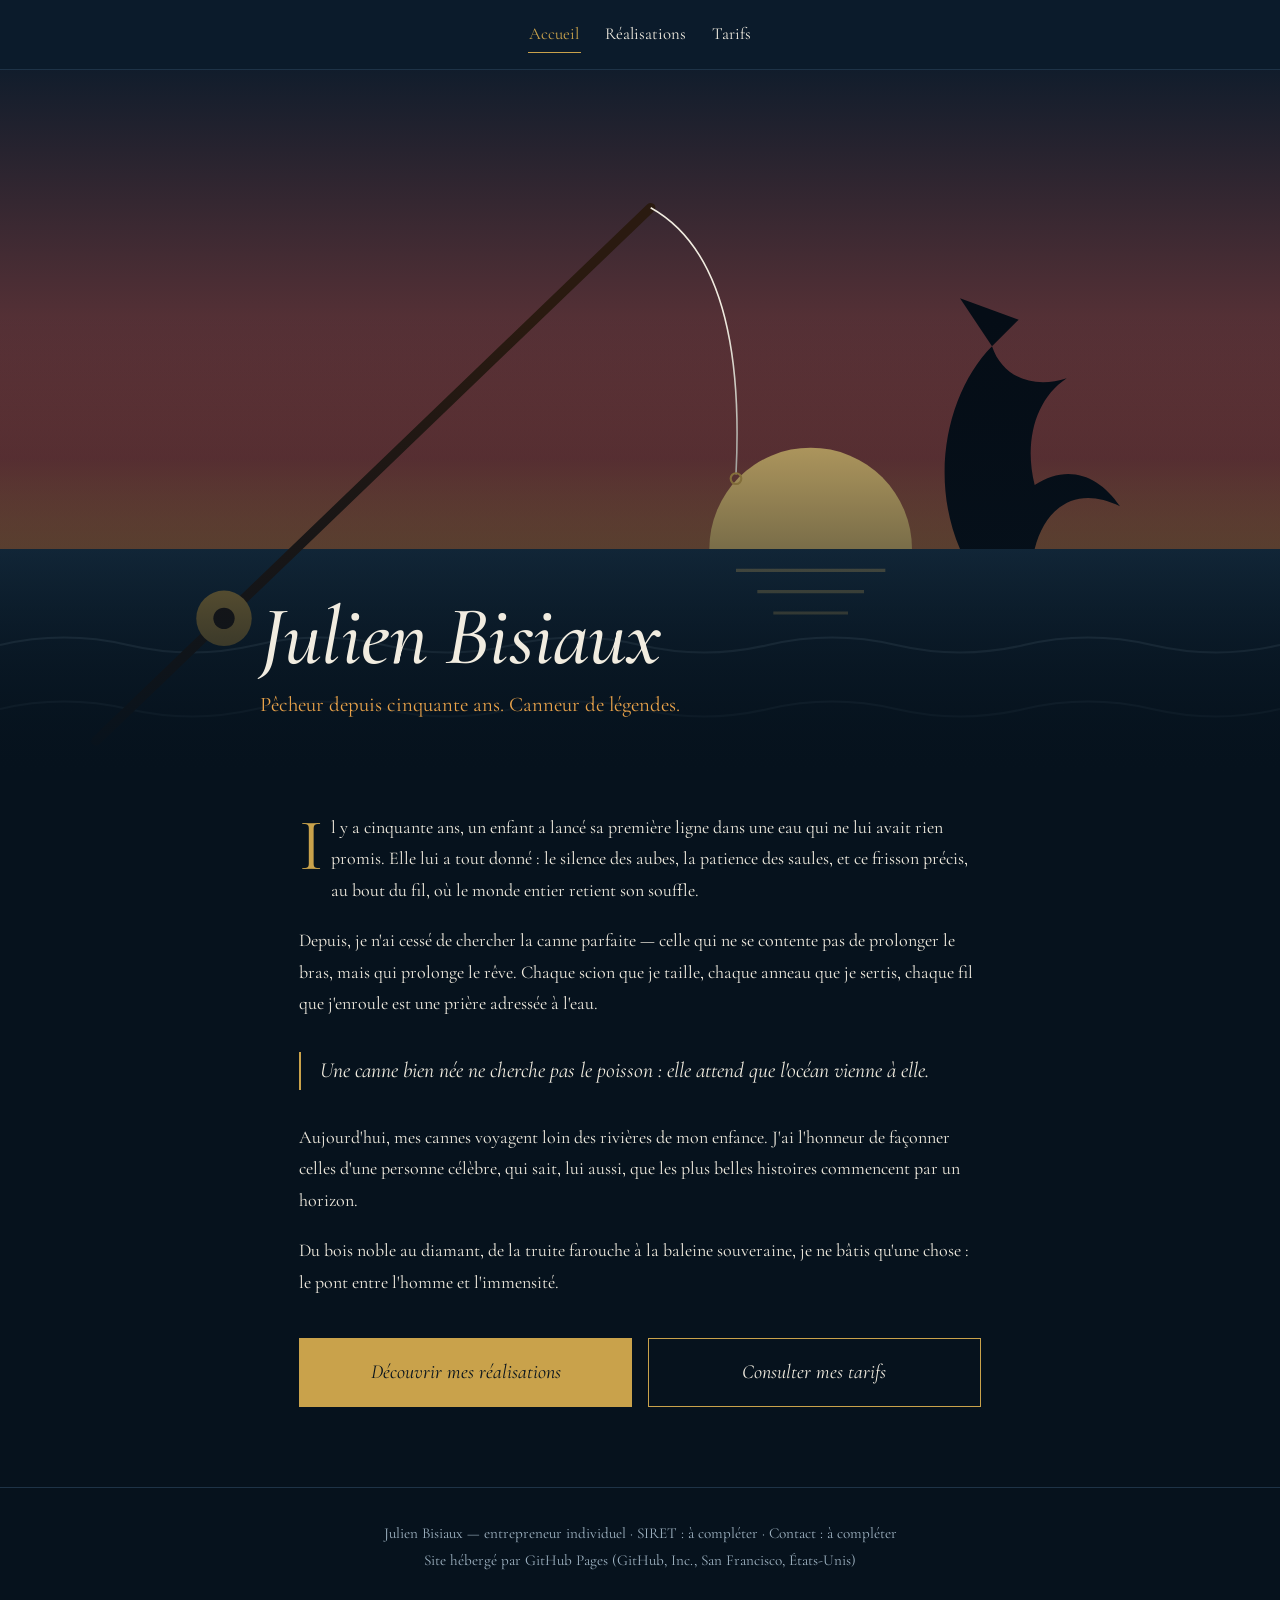
<file: index.html>
<!doctype html><html lang="fr"><head><meta charset="utf-8"><meta name="viewport" content="width=device-width,initial-scale=1"><link rel="preconnect" href="https://fonts.googleapis.com"><link rel="preconnect" href="https://fonts.gstatic.com" crossorigin><link href="https://fonts.googleapis.com/css2?family=Cormorant+Garamond:ital,wght@0,400;0,500;1,400;1,500&display=swap" rel="stylesheet"><link rel="stylesheet" href="style.css"><title>Julien Bisiaux — Canneur d'exception</title>
<meta name="description" content="Pêcheur passionné depuis cinquante ans, Julien Bisiaux façonne des cannes à pêche d'exception."></head><body>
<nav class="nav"><a href="index.html" aria-current="page">Accueil</a><a href="realisations.html" >Réalisations</a><a href="tarifs.html" >Tarifs</a></nav>
<header class="hero"><div><h1>Julien Bisiaux</h1><p class="sous">Pêcheur depuis cinquante ans. Canneur de légendes.</p></div></header>
<main>
<p class="lettrine">Il y a cinquante ans, un enfant a lancé sa première ligne dans une eau qui ne lui avait rien promis. Elle lui a tout donné : le silence des aubes, la patience des saules, et ce frisson précis, au bout du fil, où le monde entier retient son souffle.</p>
<p>Depuis, je n'ai cessé de chercher la canne parfaite — celle qui ne se contente pas de prolonger le bras, mais qui prolonge le rêve. Chaque scion que je taille, chaque anneau que je sertis, chaque fil que j'enroule est une prière adressée à l'eau.</p>
<blockquote>Une canne bien née ne cherche pas le poisson : elle attend que l'océan vienne à elle.</blockquote>
<p>Aujourd'hui, mes cannes voyagent loin des rivières de mon enfance. J'ai l'honneur de façonner celles d'une personne célèbre, qui sait, lui aussi, que les plus belles histoires commencent par un horizon.</p>
<p>Du bois noble au diamant, de la truite farouche à la baleine souveraine, je ne bâtis qu'une chose : le pont entre l'homme et l'immensité.</p>
<div class="btns"><a class="btn plein" href="realisations.html">Découvrir mes réalisations</a><a class="btn" href="tarifs.html">Consulter mes tarifs</a></div>
</main><footer>Julien Bisiaux — entrepreneur individuel · SIRET : à compléter · Contact : à compléter<br>Site hébergé par GitHub Pages (GitHub, Inc., San Francisco, États-Unis)</footer></body></html>
</file>
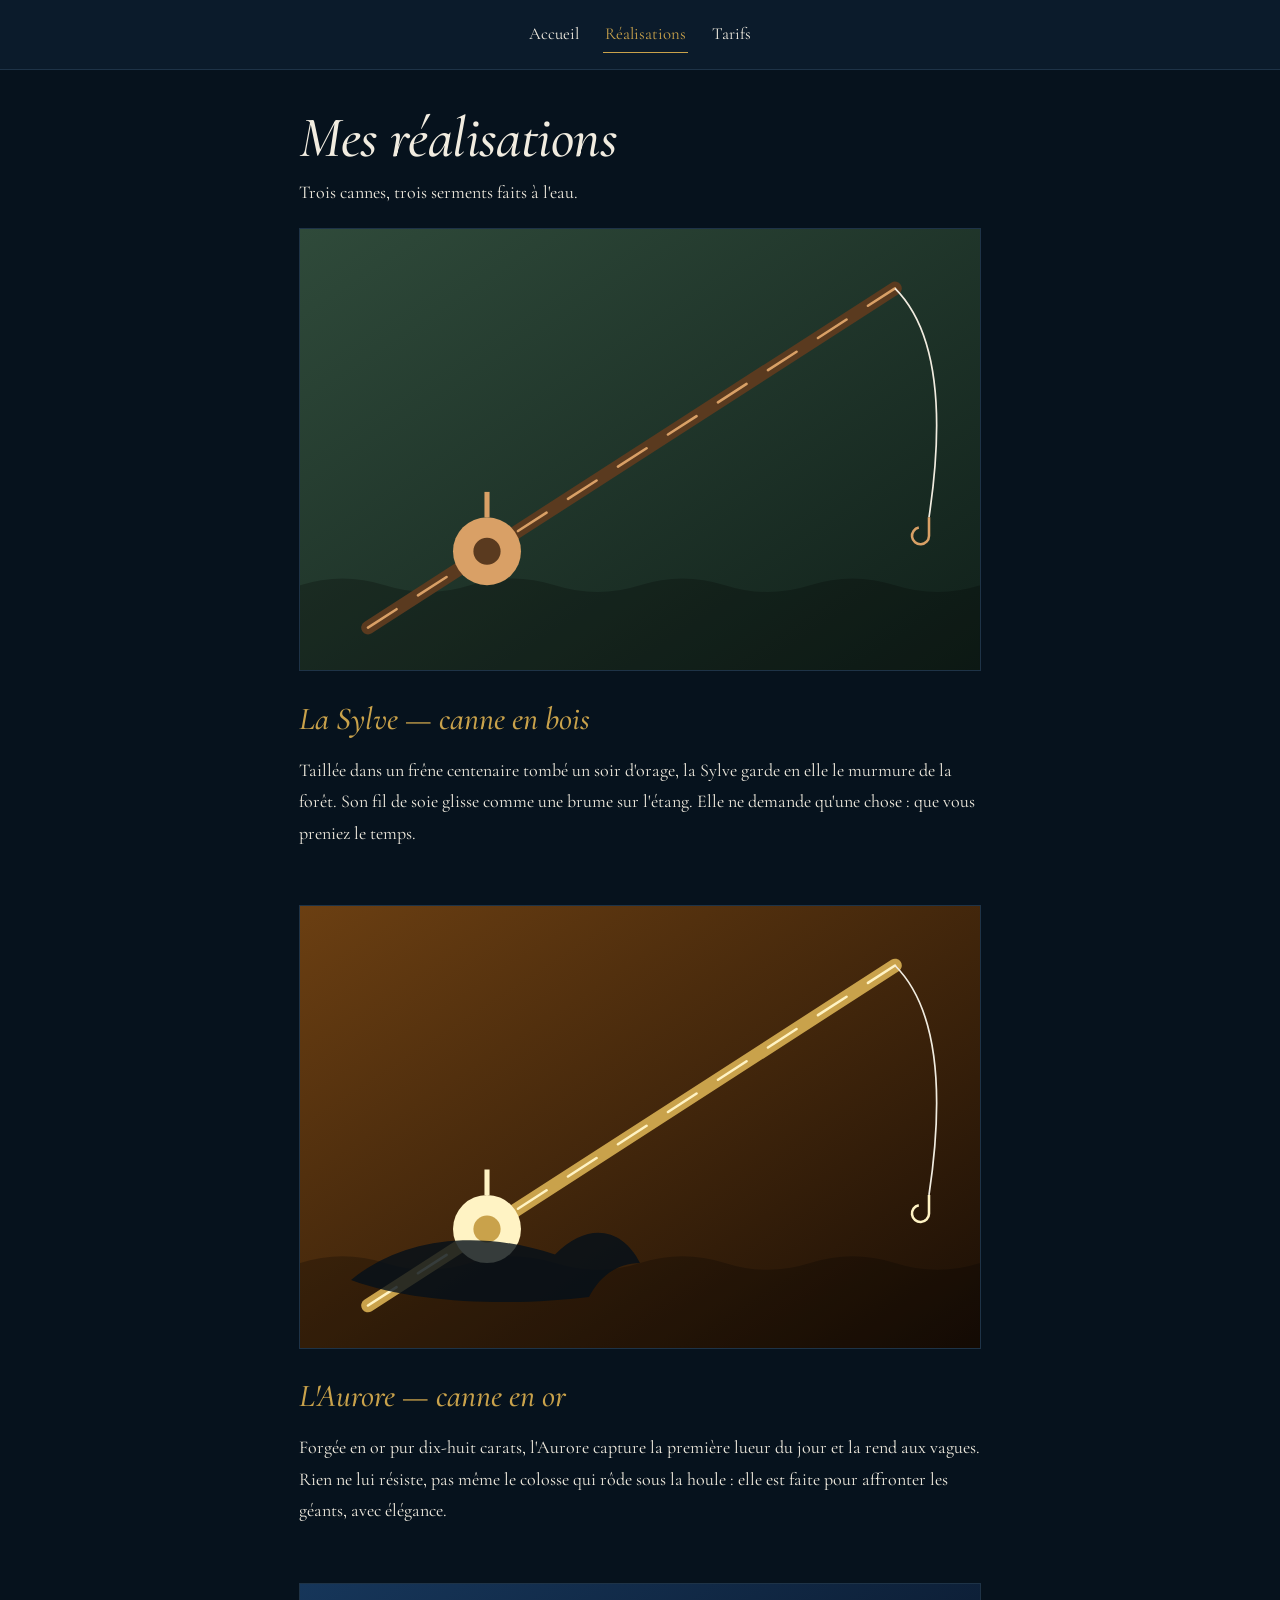
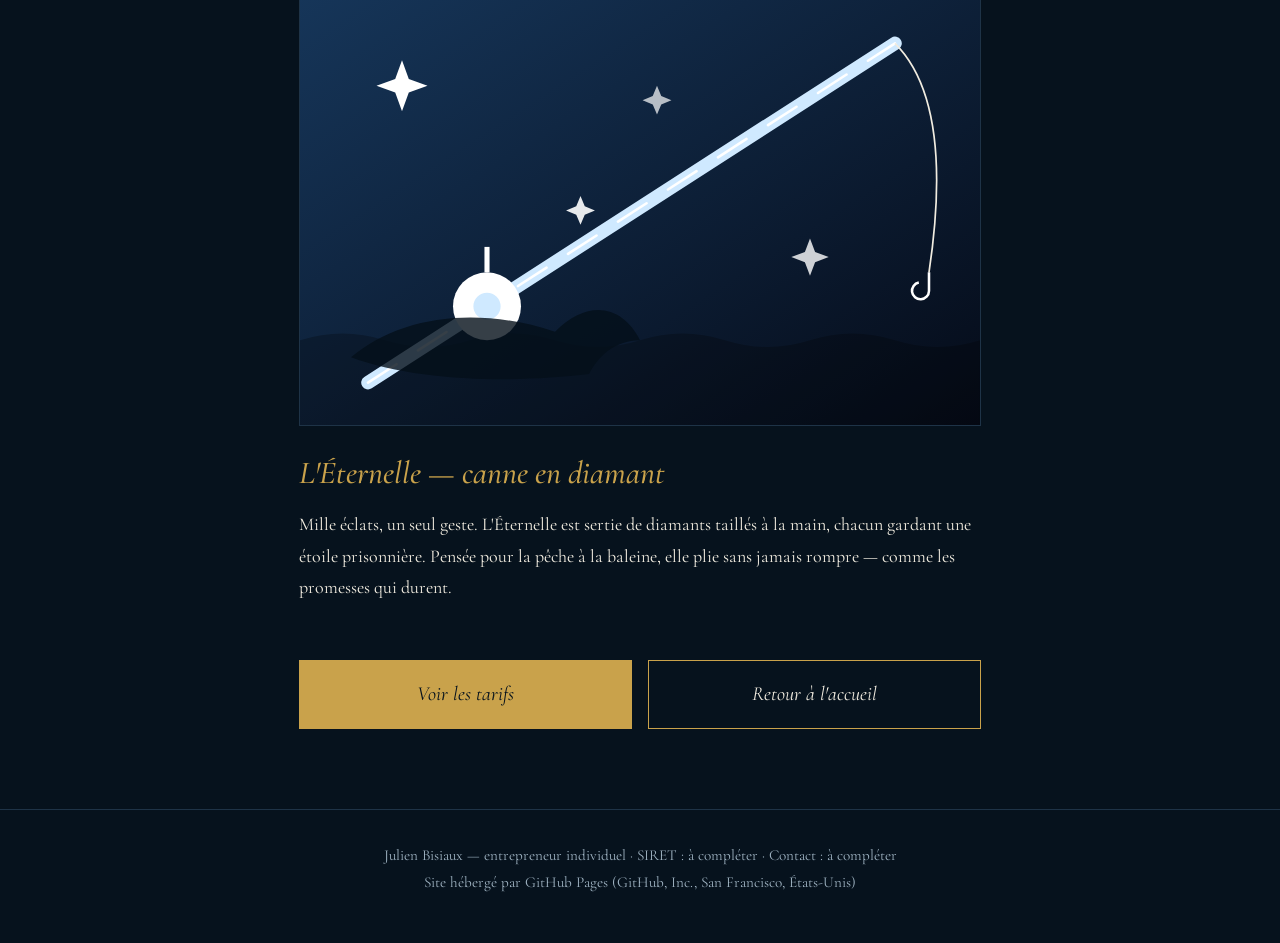
<file: realisations.html>
<!doctype html><html lang="fr"><head><meta charset="utf-8"><meta name="viewport" content="width=device-width,initial-scale=1"><link rel="preconnect" href="https://fonts.googleapis.com"><link rel="preconnect" href="https://fonts.gstatic.com" crossorigin><link href="https://fonts.googleapis.com/css2?family=Cormorant+Garamond:ital,wght@0,400;0,500;1,400;1,500&display=swap" rel="stylesheet"><link rel="stylesheet" href="style.css"><title>Réalisations — Julien Bisiaux</title></head><body>
<nav class="nav"><a href="index.html" >Accueil</a><a href="realisations.html" aria-current="page">Réalisations</a><a href="tarifs.html" >Tarifs</a></nav>
<main>
<h1 style="font-size:clamp(2.2rem,8vw,3.6rem)">Mes réalisations</h1>
<p>Trois cannes, trois serments faits à l'eau.</p>

<figure class="canne"><img src="images/bois.svg" alt="Canne en bois sombre au-dessus d'une eau verte au crépuscule">
<h2>La Sylve — canne en bois</h2>
<p>Taillée dans un frêne centenaire tombé un soir d'orage, la Sylve garde en elle le murmure de la forêt. Son fil de soie glisse comme une brume sur l'étang. Elle ne demande qu'une chose : que vous preniez le temps.</p></figure>

<figure class="canne"><img src="images/or.svg" alt="Canne dorée dominant une mer sombre, ombre de baleine">
<h2>L'Aurore — canne en or</h2>
<p>Forgée en or pur dix-huit carats, l'Aurore capture la première lueur du jour et la rend aux vagues. Rien ne lui résiste, pas même le colosse qui rôde sous la houle : elle est faite pour affronter les géants, avec élégance.</p></figure>

<figure class="canne"><img src="images/diamant.svg" alt="Canne de cristal étincelante, étoiles et baleine en contrebas">
<h2>L'Éternelle — canne en diamant</h2>
<p>Mille éclats, un seul geste. L'Éternelle est sertie de diamants taillés à la main, chacun gardant une étoile prisonnière. Pensée pour la pêche à la baleine, elle plie sans jamais rompre — comme les promesses qui durent.</p></figure>

<div class="btns"><a class="btn plein" href="tarifs.html">Voir les tarifs</a><a class="btn" href="index.html">Retour à l'accueil</a></div>
</main><footer>Julien Bisiaux — entrepreneur individuel · SIRET : à compléter · Contact : à compléter<br>Site hébergé par GitHub Pages (GitHub, Inc., San Francisco, États-Unis)</footer></body></html>
</file>
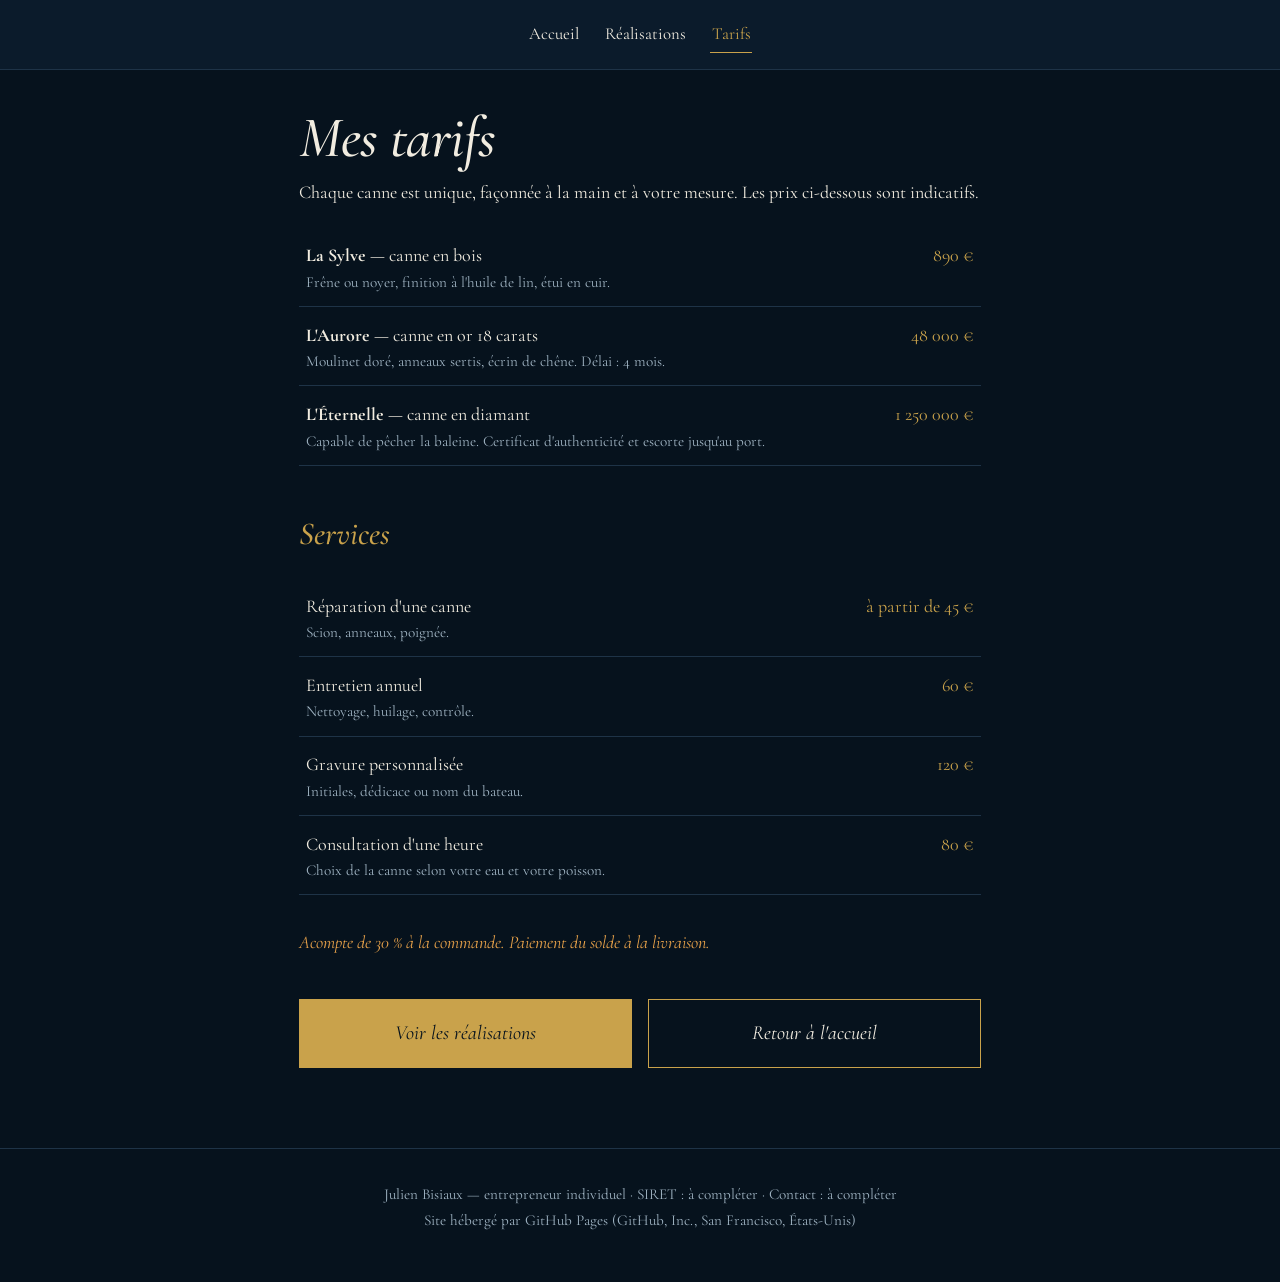
<file: tarifs.html>
<!doctype html><html lang="fr"><head><meta charset="utf-8"><meta name="viewport" content="width=device-width,initial-scale=1"><link rel="preconnect" href="https://fonts.googleapis.com"><link rel="preconnect" href="https://fonts.gstatic.com" crossorigin><link href="https://fonts.googleapis.com/css2?family=Cormorant+Garamond:ital,wght@0,400;0,500;1,400;1,500&display=swap" rel="stylesheet"><link rel="stylesheet" href="style.css"><title>Tarifs — Julien Bisiaux</title></head><body>
<nav class="nav"><a href="index.html" >Accueil</a><a href="realisations.html" >Réalisations</a><a href="tarifs.html" aria-current="page">Tarifs</a></nav>
<main>
<h1 style="font-size:clamp(2.2rem,8vw,3.6rem)">Mes tarifs</h1>
<p>Chaque canne est unique, façonnée à la main et à votre mesure. Les prix ci-dessous sont indicatifs.</p>
<table>
<tr><td><strong>La Sylve</strong> — canne en bois<small>Frêne ou noyer, finition à l'huile de lin, étui en cuir.</small></td><td>890 €</td></tr>
<tr><td><strong>L'Aurore</strong> — canne en or 18 carats<small>Moulinet doré, anneaux sertis, écrin de chêne. Délai : 4 mois.</small></td><td>48 000 €</td></tr>
<tr><td><strong>L'Éternelle</strong> — canne en diamant<small>Capable de pêcher la baleine. Certificat d'authenticité et escorte jusqu'au port.</small></td><td>1 250 000 €</td></tr>
</table>
<h2>Services</h2>
<table>
<tr><td>Réparation d'une canne<small>Scion, anneaux, poignée.</small></td><td>à partir de 45 €</td></tr>
<tr><td>Entretien annuel<small>Nettoyage, huilage, contrôle.</small></td><td>60 €</td></tr>
<tr><td>Gravure personnalisée<small>Initiales, dédicace ou nom du bateau.</small></td><td>120 €</td></tr>
<tr><td>Consultation d'une heure<small>Choix de la canne selon votre eau et votre poisson.</small></td><td>80 €</td></tr>
</table>
<p class="prix">Acompte de 30 % à la commande. Paiement du solde à la livraison.</p>
<div class="btns"><a class="btn plein" href="realisations.html">Voir les réalisations</a><a class="btn" href="index.html">Retour à l'accueil</a></div>
</main><footer>Julien Bisiaux — entrepreneur individuel · SIRET : à compléter · Contact : à compléter<br>Site hébergé par GitHub Pages (GitHub, Inc., San Francisco, États-Unis)</footer></body></html>
</file>
<file: style.css>
:root{--nuit:#0b1b2b;--abysse:#06121d;--or:#c9a24b;--os:#f1ece0;--brume:#9fb3c2;--braise:#e8a24a}
*{box-sizing:border-box}
html{scroll-behavior:smooth}
body{margin:0;background:var(--abysse);color:var(--os);font:18px/1.75 "Cormorant Garamond",Georgia,serif}
a{color:var(--or)}
a:focus-visible{outline:2px solid var(--braise);outline-offset:3px}
.nav{display:flex;gap:1.4rem;justify-content:center;flex-wrap:wrap;padding:1rem;background:var(--nuit);border-bottom:1px solid #1e3347;font-size:1.05rem}
.nav a{text-decoration:none;color:var(--os);padding:.2rem .1rem;border-bottom:1px solid transparent}
.nav a:hover,.nav a[aria-current]{border-color:var(--or);color:var(--or)}
.hero{position:relative;min-height:78vh;display:flex;align-items:flex-end;padding:2rem 1.2rem 3rem;background:url(images/hero.svg) center/cover}
.hero::after{content:"";position:absolute;inset:0;background:linear-gradient(transparent 35%,var(--abysse))}
.hero div{position:relative;z-index:1;max-width:760px;margin:0 auto;width:100%}
h1{font-size:clamp(2.6rem,9vw,5.2rem);line-height:1;margin:0 0 .6rem;font-weight:500;font-style:italic;letter-spacing:-.01em}
.sous{color:var(--braise);font-size:1.3rem;margin:0}
main{max-width:720px;margin:0 auto;padding:2.5rem 1.2rem}
h2{font-size:2rem;font-weight:500;font-style:italic;margin:2.5rem 0 .5rem;color:var(--or)}
p{margin:0 0 1.2rem}
.lettrine::first-letter{float:left;font-size:4.6rem;line-height:.8;padding:.3rem .5rem 0 0;color:var(--or)}
blockquote{margin:2rem 0;padding-left:1.2rem;border-left:2px solid var(--or);font-style:italic;font-size:1.35rem;color:var(--os)}
.btns{display:grid;gap:1rem;margin:2.5rem 0}
.btn{display:block;text-align:center;padding:1rem 1.4rem;border:1px solid var(--or);color:var(--os);text-decoration:none;font-size:1.25rem;font-style:italic}
.btn.plein{background:var(--or);color:var(--abysse)}
.btn:hover{background:var(--os);color:var(--abysse);border-color:var(--os)}
.canne{margin:0 0 3.5rem}
.canne img{width:100%;height:auto;display:block;border:1px solid #1e3347}
.canne h2{margin-top:1.2rem}
.prix{color:var(--braise);font-style:italic}
table{width:100%;border-collapse:collapse;margin:1rem 0 2rem}
th,td{text-align:left;padding:.8rem .4rem;border-bottom:1px solid #1e3347;vertical-align:top}
td:last-child{text-align:right;white-space:nowrap;color:var(--or)}
td small{display:block;color:var(--brume);font-size:.95rem;line-height:1.4}
footer{text-align:center;color:var(--brume);font-size:.95rem;padding:2rem 1rem 3rem;border-top:1px solid #1e3347}
@media(min-width:700px){.btns{grid-template-columns:1fr 1fr}}
@media(prefers-reduced-motion:reduce){html{scroll-behavior:auto}}
</file>
